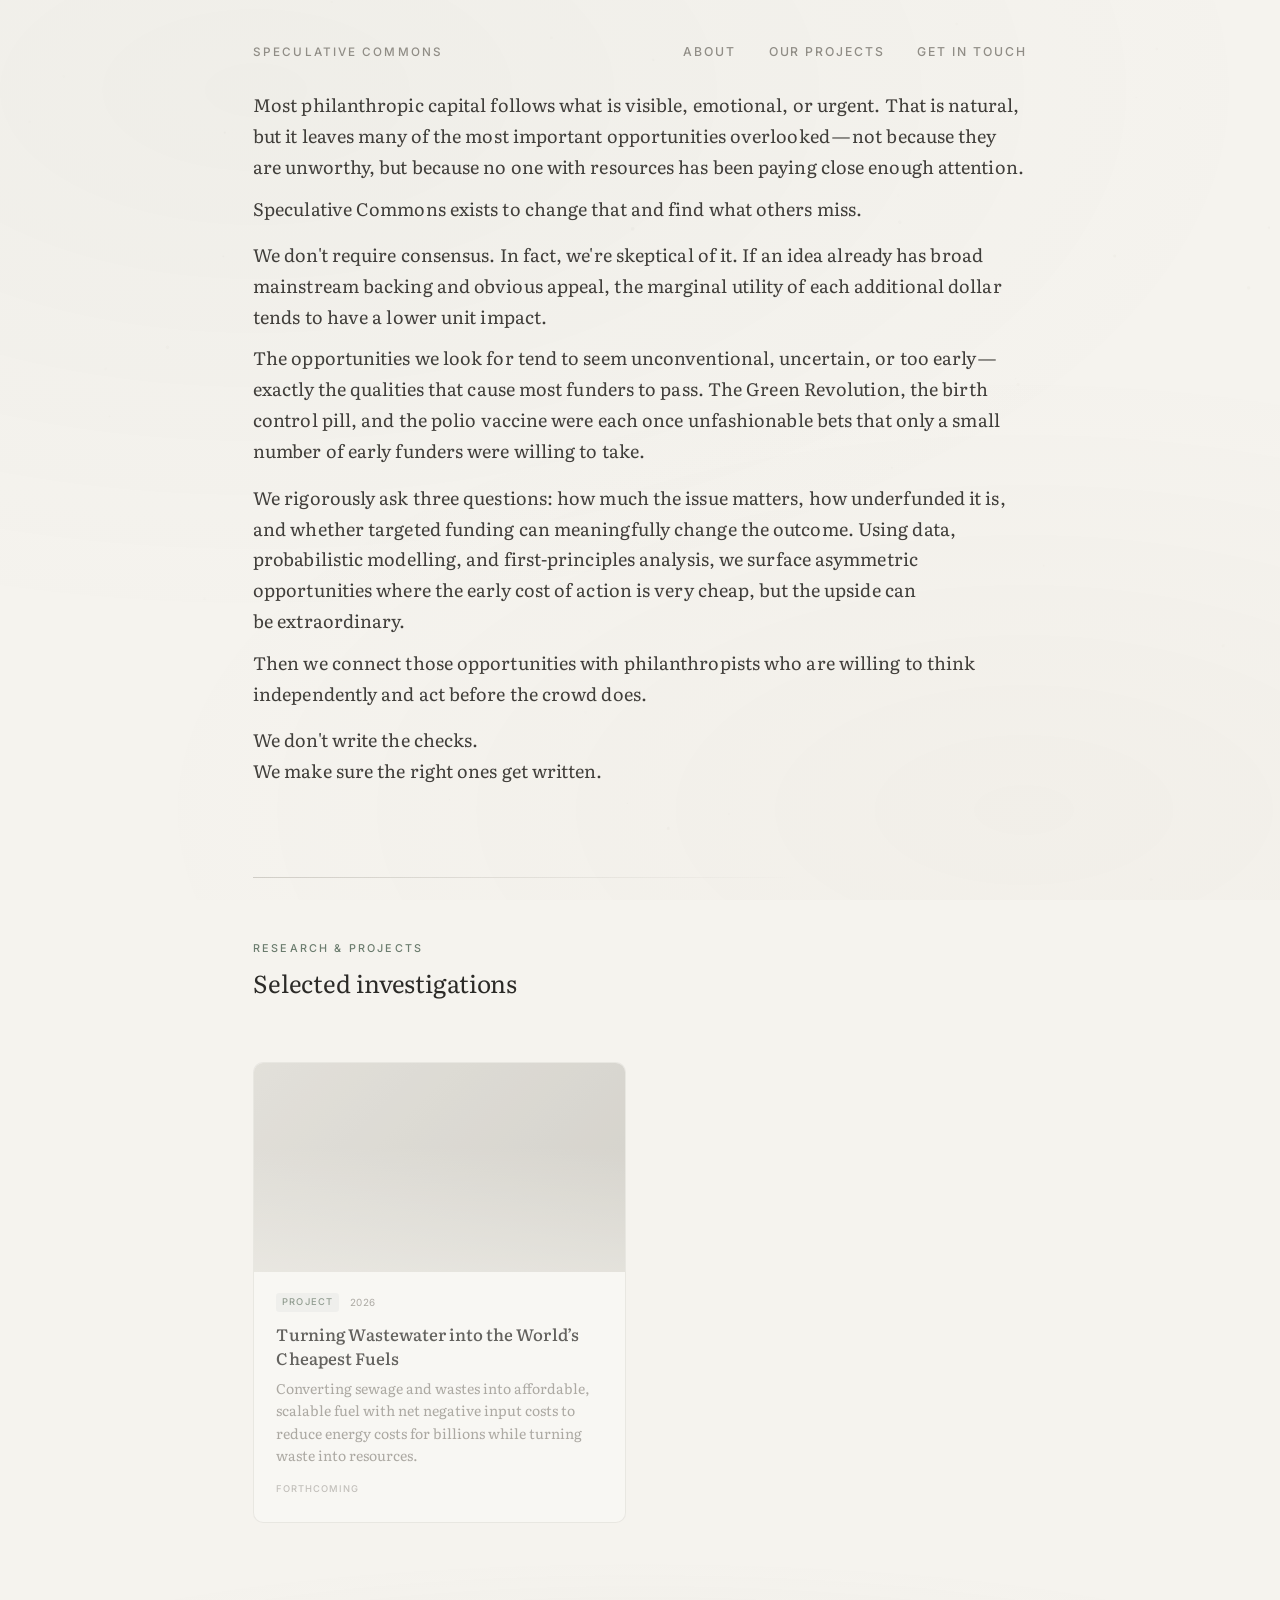
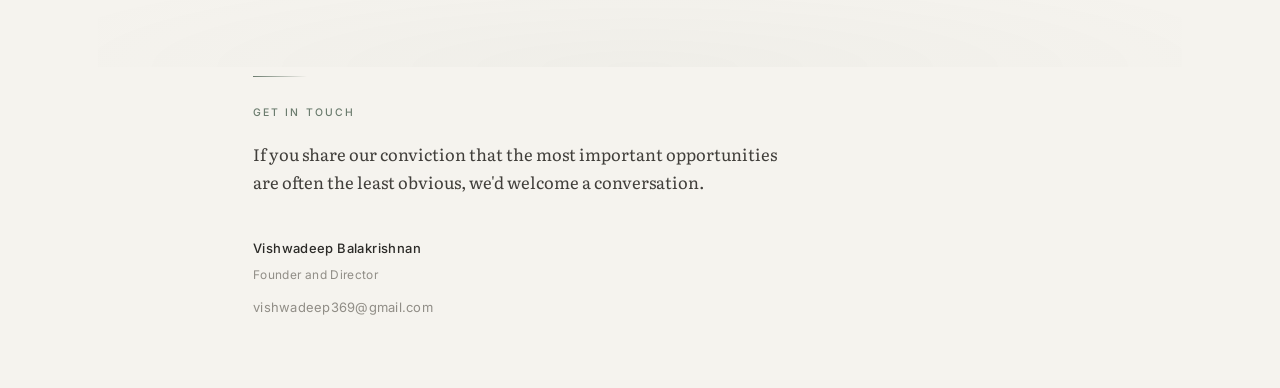
<file: index.html>
<!DOCTYPE html>
<html lang="en">
<head>
  <meta charset="UTF-8">
  <meta name="viewport" content="width=device-width, initial-scale=1.0">
  <title>Speculative Commons</title>
  <meta name="description" content="Speculative Commons finds what others miss — surfacing asymmetric philanthropic opportunities through rigorous analysis and independent thinking.">
  <meta name="theme-color" content="#f5f3ee">
  <link rel="preconnect" href="https://fonts.googleapis.com">
  <link rel="preconnect" href="https://fonts.gstatic.com" crossorigin>
  <link href="https://fonts.googleapis.com/css2?family=Literata:ital,opsz,wght@0,7..72,400;0,7..72,500;0,7..72,600;1,7..72,400;1,7..72,500&family=Inter:wght@400;500&display=swap" rel="stylesheet">
  <link rel="stylesheet" href="css/style.css">
</head>
<body>
  <canvas id="bg-canvas" aria-hidden="true"></canvas>

  <div class="page">
    <header class="header" role="banner">
      <span class="brand">Speculative Commons</span>
      <nav class="nav" role="navigation" aria-label="Primary navigation">
        <a class="nav-item" href="#about">About</a>
        <a class="nav-item" href="#projects">Our Projects</a>
        <a class="nav-item" href="#contact">Get in touch</a>
      </nav>
    </header>

    <main class="main" role="main">
      <article id="about" class="thesis">
        <div class="thesis-section reveal">
          <p>Most philanthropic capital follows what is visible, emotional, or urgent. That is natural, but it leaves many of the most important opportunities overlooked&thinsp;&mdash;&thinsp;not because they are unworthy, but because no one with resources has been paying close enough&nbsp;attention.</p>

          <p>Speculative Commons exists to change that and find what others&nbsp;miss.</p>
        </div>

        <div class="thesis-section reveal">
          <p>We don't require consensus. In fact, we're skeptical of it. If an idea already has broad mainstream backing and obvious appeal, the marginal utility of each additional dollar tends to have a lower unit&nbsp;impact.</p>

          <p>The opportunities we look for tend to seem unconventional, uncertain, or too early&thinsp;&mdash;&thinsp;exactly the qualities that cause most funders to pass. The Green Revolution, the birth control pill, and the polio vaccine were each once unfashionable bets that only a small number of early funders were willing to&nbsp;take.</p>
        </div>

        <div class="thesis-section reveal">
          <p>We rigorously ask three questions: how much the issue matters, how underfunded it is, and whether targeted funding can meaningfully change the outcome. Using data, probabilistic modelling, and first-principles analysis, we surface asymmetric opportunities where the early cost of action is very cheap, but the upside can be&nbsp;extraordinary.</p>

          <p>Then we connect those opportunities with philanthropists who are willing to think independently and act before the crowd&nbsp;does.</p>
        </div>

        <div class="thesis-section reveal">
          <p>We don't write the checks.<br>We make sure the right ones get&nbsp;written.</p>
        </div>
      </article>

      <!-- Projects — rendered from data in main.js -->
      <section id="projects" class="projects reveal" aria-label="Projects">
        <header class="projects-header">
          <span class="projects-label">Research &amp; Projects</span>
          <h2 class="projects-title">Selected investigations</h2>
        </header>
        <div class="projects-grid" id="projects-grid">
          <!-- cards injected by JS -->
        </div>
      </section>
    </main>

    <footer id="contact" class="contact reveal" role="contentinfo">
      <div class="contact-glow" aria-hidden="true"></div>
      <div class="contact-inner">
        <span class="contact-label">Get in touch</span>
        <p class="contact-note">If you share our conviction that the most important opportunities are often the least obvious, we'd welcome a&nbsp;conversation.</p>
        <div class="contact-details">
          <p class="contact-name">Vishwadeep Balakrishnan</p>
          <p class="contact-title">Founder and Director</p>
          <p class="contact-email">
            <a href="mailto:vishwadeep369@gmail.com?subject=Inquiry%20%E2%80%94%20Speculative%20Commons">vishwadeep369@gmail.com</a>
          </p>
        </div>
      </div>
    </footer>
  </div>

  <script src="data/essays.js"></script>
  <script src="js/main.js"></script>
</body>
</html>
</file>
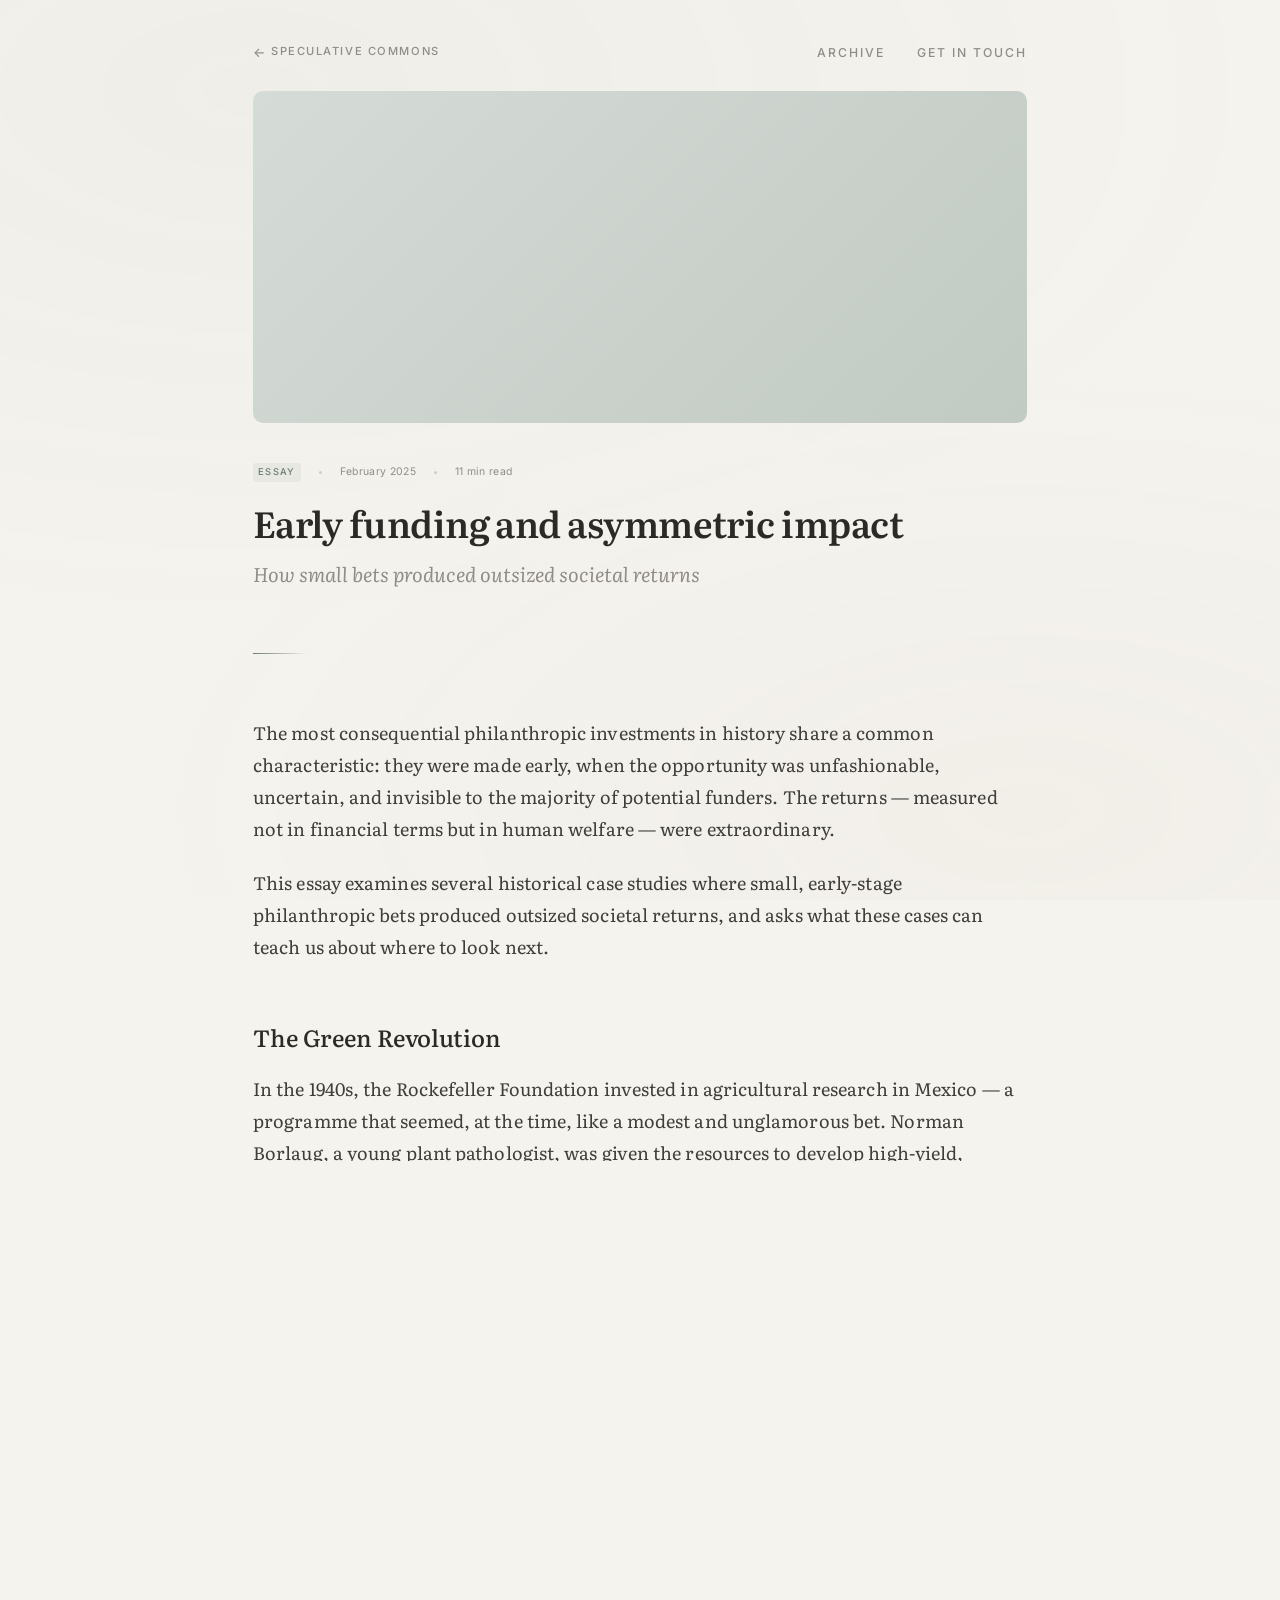
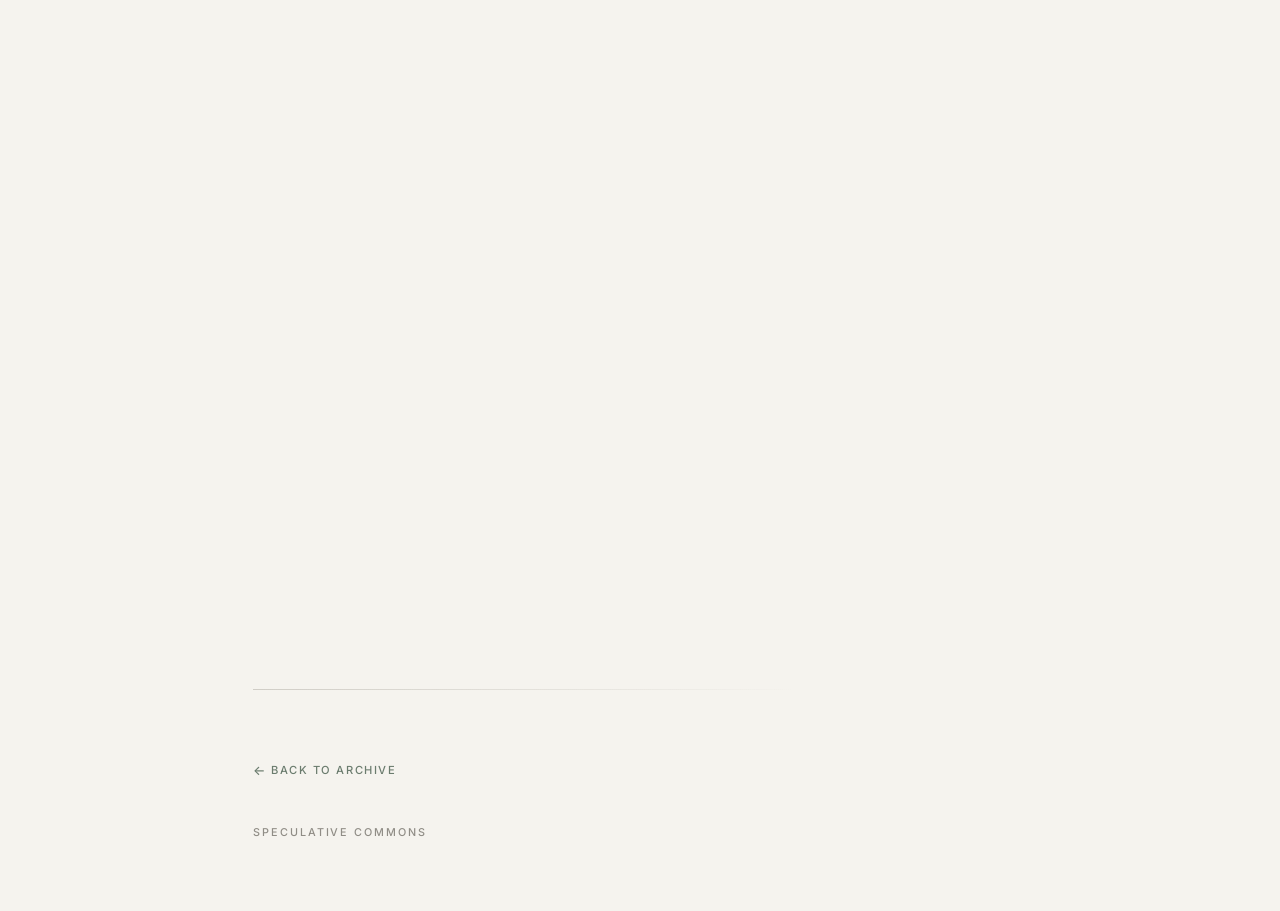
<file: essays/early-funding-and-asymmetric-impact.html>
<!DOCTYPE html>
<html lang="en">
<head>
  <meta charset="UTF-8">
  <meta name="viewport" content="width=device-width, initial-scale=1.0">
  <title>Early funding and asymmetric impact — Speculative Commons</title>
  <meta name="description" content="Examining historical case studies where small, early-stage philanthropic bets produced outsized societal returns.">
  <meta name="theme-color" content="#f5f3ee">
  <link rel="preconnect" href="https://fonts.googleapis.com">
  <link rel="preconnect" href="https://fonts.gstatic.com" crossorigin>
  <link href="https://fonts.googleapis.com/css2?family=Literata:ital,opsz,wght@0,7..72,400;0,7..72,500;0,7..72,600;1,7..72,400;1,7..72,500&family=Inter:wght@400;500&display=swap" rel="stylesheet">
  <link rel="stylesheet" href="../css/style.css">
  <link rel="stylesheet" href="../css/essay.css">
</head>
<body>

  <div class="essay-page">
    <header class="essay-header" role="banner">
      <a href="../index.html" class="back-link">Speculative Commons</a>
      <nav class="nav" role="navigation" aria-label="Essay navigation">
        <a class="nav-item" href="../index.html#projects">Archive</a>
        <a class="nav-item" href="../index.html#contact">Get in touch</a>
      </nav>
    </header>

    <main role="main">
      <article>
        <!-- Hero -->
        <div class="essay-hero">
          <div class="essay-hero-artwork">
            <div class="essay-hero-artwork-inner" style="--cover-from: #d5dbd6; --cover-to: #c2cac4;"></div>
          </div>

          <div class="essay-meta">
            <span class="essay-meta-tag">Essay</span>
            <span class="essay-meta-separator" aria-hidden="true"></span>
            <span class="essay-meta-item">February 2025</span>
            <span class="essay-meta-separator" aria-hidden="true"></span>
            <span class="essay-meta-item">11 min read</span>
          </div>

          <h1 class="essay-title">Early funding and asymmetric impact</h1>
          <p class="essay-subtitle">How small bets produced outsized societal returns</p>
        </div>

        <!-- Essay body -->
        <div class="essay-body">
          <p>The most consequential philanthropic investments in history share a common characteristic: they were made early, when the opportunity was unfashionable, uncertain, and invisible to the majority of potential funders. The returns — measured not in financial terms but in human welfare — were&nbsp;extraordinary.</p>

          <p>This essay examines several historical case studies where small, early-stage philanthropic bets produced outsized societal returns, and asks what these cases can teach us about where to look&nbsp;next.</p>

          <h2>The Green Revolution</h2>

          <p>In the 1940s, the Rockefeller Foundation invested in agricultural research in Mexico — a programme that seemed, at the time, like a modest and unglamorous bet. Norman Borlaug, a young plant pathologist, was given the resources to develop high-yield, disease-resistant wheat&nbsp;varieties.</p>

          <p>The results were transformative. Borlaug's work, and the broader Green Revolution it catalysed, is credited with saving over a billion lives from famine. The initial investment was measured in millions; the impact, in the restructuring of global food&nbsp;systems.</p>

          <p>What made this possible was not the size of the cheque, but its timing. When the Rockefeller Foundation began funding agricultural research in developing countries, few other donors saw the opportunity. The cause was technically complex, geographically distant, and lacked the emotional immediacy that drives most philanthropic&nbsp;giving.</p>

          <h2>The birth control pill</h2>

          <p>Katharine McCormick's funding of hormonal contraceptive research in the 1950s is another striking example. At a time when the scientific establishment had little interest in contraceptive technology, and the social climate made the subject taboo, McCormick provided the critical early funding that enabled Gregory Pincus and his team to develop the oral contraceptive&nbsp;pill.</p>

          <p>The pill transformed the lives of hundreds of millions of women, reshaped family structures, and had cascading effects on women's education, economic participation, and health outcomes worldwide. The total philanthropic investment was modest; the societal return was&nbsp;incalculable.</p>

          <blockquote>
            <p>The common thread in these stories is not brilliance or luck. It is the willingness to fund something important before it becomes obvious to everyone&nbsp;else.</p>
          </blockquote>

          <h2>mRNA vaccine research</h2>

          <p>For decades, mRNA-based therapeutics were considered a scientific curiosity with limited practical application. The research was underfunded, and the few scientists working on the technology — including Katalin Karikó — struggled to obtain grants from mainstream&nbsp;funders.</p>

          <p>Small, early investments from organisations willing to take a long view helped sustain this research through years of neglect. When the COVID-19 pandemic emerged in 2020, mRNA technology became the foundation of the fastest vaccine development programme in human history, saving millions of&nbsp;lives.</p>

          <p>The lesson is stark: the technology that proved most crucial in a global crisis had been available for decades, but was chronically underfunded because it did not fit the conventional funding&nbsp;criteria.</p>

          <h2>The pattern of asymmetric returns</h2>

          <p>These case studies reveal a consistent pattern. The highest-impact philanthropic opportunities tend to&nbsp;be:</p>

          <ul>
            <li><strong>Early-stage</strong> — the intervention is funded before its potential is widely recognised.</li>
            <li><strong>Contrarian</strong> — the opportunity exists precisely because most funders have passed on it.</li>
            <li><strong>Technically complex</strong> — the cause area requires expertise to evaluate, which creates an information barrier that keeps most donors away.</li>
            <li><strong>Systemically important</strong> — the intervention addresses root causes or infrastructure, rather than symptoms.</li>
          </ul>

          <p>The asymmetry is remarkable: a relatively small amount of capital, deployed at the right time and in the right direction, can produce returns that dwarf the investment by orders of&nbsp;magnitude.</p>

          <h2>Implications for today</h2>

          <p>If the pattern holds, then the most impactful philanthropic opportunities available today are probably not the ones receiving the most attention. They are more likely to be found in areas that are technically complex, emotionally uncompelling, and institutionally&nbsp;neglected.</p>

          <p>The challenge for philanthropists is not a shortage of worthy causes — it is a shortage of rigorous frameworks for identifying which causes offer the greatest asymmetric returns. Most donors rely on social proof, institutional reputation, or emotional resonance to guide their giving. These heuristics are not unreasonable, but they systematically miss the opportunities where early funding would matter&nbsp;most.</p>

          <hr>

          <p>History rewards the funders who are willing to act before consensus forms. The Green Revolution, the contraceptive pill, and mRNA vaccines were all funded by donors who saw what others did not — not because they had superior moral instincts, but because they had the analytical discipline to evaluate opportunities on their merits rather than their&nbsp;popularity.</p>

          <p>Speculative Commons exists to apply that same discipline systematically. The question is not whether asymmetric philanthropic opportunities exist today — they almost certainly do. The question is whether we have the rigour and independence to find&nbsp;them.</p>
        </div>

        <!-- Footer -->
        <footer class="essay-footer">
          <a href="../index.html#projects" class="essay-footer-back">Back to archive</a>
          <span class="essay-footer-brand">Speculative Commons</span>
        </footer>
      </article>
    </main>
  </div>

</body>
</html>
</file>
<file: css/style.css>
/* ========================================
   Speculative Commons — Stylesheet
   An editorial manifesto page: warm, modern,
   balanced centered layout, typographically
   uniform.
   ======================================== */

:root {
  --color-bg: #f5f3ee;
  --color-bg-warm: #f0ede5;
  --color-text: #2b2a27;
  --color-text-secondary: #403e3a;
  --color-text-quiet: #908d86;
  --color-rule: #d0cdc6;
  --color-accent: #6b7c6e;
  --color-accent-muted: rgba(107, 124, 110, 0.08);
  --color-card-bg: rgba(255, 255, 255, 0.45);
  --color-card-border: rgba(180, 175, 165, 0.3);
  --color-card-hover: rgba(255, 255, 255, 0.7);

  --font-serif: 'Literata', 'Georgia', 'Times New Roman', serif;
  --font-sans: 'Inter', -apple-system, BlinkMacSystemFont, 'Segoe UI', sans-serif;

  --measure: 43rem;
  --page-inline: max(2.5rem, 8vw);

  --space-xs: 0.35rem;
  --space-s: 0.6rem;
  --space-m: 1rem;
  --space-l: 1.5rem;
  --space-xl: 2.25rem;
  --space-2xl: 3.5rem;
  --space-3xl: 5rem;

  --radius-s: 6px;
  --radius-m: 10px;
}

/* ---- Reset & Base ---- */

*, *::before, *::after {
  margin: 0;
  padding: 0;
  box-sizing: border-box;
}

html {
  font-size: 18px;
  -webkit-font-smoothing: antialiased;
  -moz-osx-font-smoothing: grayscale;
  text-rendering: optimizeLegibility;
  scroll-behavior: smooth;
  scroll-padding-top: 2rem;
}

body {
  font-family: var(--font-serif);
  font-weight: 400;
  line-height: 1.75;
  color: var(--color-text);
  background-color: var(--color-bg);
  position: relative;
  overflow-x: hidden;
}

/* Subtle atmospheric gradient overlay */
body::before {
  content: '';
  position: fixed;
  top: 0;
  left: 0;
  width: 100%;
  height: 100%;
  background:
    radial-gradient(ellipse 80% 60% at 20% 10%, rgba(107, 124, 110, 0.04), transparent),
    radial-gradient(ellipse 70% 50% at 80% 90%, rgba(160, 140, 110, 0.035), transparent);
  pointer-events: none;
  z-index: 0;
}

::selection {
  background: #cbc7bf;
  color: var(--color-text);
}

/* ---- Background Canvas ---- */

#bg-canvas {
  position: fixed;
  top: 0;
  left: 0;
  width: 100%;
  height: 100%;
  z-index: 0;
  pointer-events: none;
  opacity: 0.15;
}

/* ---- Page Shell ---- */

.page {
  position: relative;
  z-index: 1;
  display: flex;
  flex-direction: column;
  min-height: 100vh;
  max-width: calc(var(--measure) + var(--page-inline) * 2);
  margin: 0 auto;
  padding: var(--space-xl) var(--page-inline) var(--space-l);
}

/* ---- Header ---- */

.header {
  display: flex;
  align-items: baseline;
  justify-content: space-between;
  padding-bottom: var(--space-l);
  opacity: 0;
  transform: translateY(4px);
  animation: fadeIn 1s cubic-bezier(0.23, 1, 0.32, 1) 0.15s forwards;
}

.brand {
  font-family: var(--font-sans);
  font-weight: 500;
  font-size: 0.65rem;
  letter-spacing: 0.18em;
  text-transform: uppercase;
  color: var(--color-text-quiet);
}

/* ---- Navigation (editorial metadata style) ---- */

.nav {
  display: flex;
  align-items: baseline;
  gap: 1.8em;
}

.nav-item {
  font-family: var(--font-sans);
  font-weight: 500;
  font-size: 0.68rem;
  letter-spacing: 0.16em;
  text-transform: uppercase;
  color: var(--color-text-quiet);
  text-decoration: none;
  position: relative;
  padding-bottom: 1px;
  transition: color 0.35s ease;
}

.nav-item::after {
  content: '';
  position: absolute;
  left: 0;
  bottom: 0;
  width: 0;
  height: 1px;
  background: var(--color-accent);
  transition: width 0.35s cubic-bezier(0.23, 1, 0.32, 1);
}

.nav-item:hover,
.nav-item:focus {
  color: var(--color-text-secondary);
}

.nav-item:hover::after,
.nav-item:focus::after {
  width: 100%;
}

.nav-item:focus-visible {
  outline: 2px solid var(--color-text-quiet);
  outline-offset: 3px;
  border-radius: 2px;
}

/* ---- Main / Thesis ---- */

.main {
  flex: 1;
}

.thesis {
  max-width: var(--measure);
}

/* Thesis sections for grouped rhythm */
.thesis-section {
  margin-bottom: 0.85rem;
}

.thesis-section:last-child {
  margin-bottom: 0;
}

.thesis-section p {
  font-family: var(--font-serif);
  font-size: 1rem;
  font-weight: 400;
  line-height: 1.72;
  letter-spacing: 0.005em;
  color: var(--color-text-secondary);
  margin-bottom: 0.6em;
}

.thesis-section p:last-child {
  margin-bottom: 0;
}

/* ---- Projects Section ---- */

.projects {
  margin-top: var(--space-3xl);
  padding-top: var(--space-2xl);
  position: relative;
}

.projects::before {
  content: '';
  position: absolute;
  top: 0;
  left: 0;
  right: 0;
  height: 1px;
  background: linear-gradient(90deg, var(--color-rule), transparent 70%);
}

.projects-header {
  margin-bottom: var(--space-2xl);
}

.projects-label {
  display: block;
  font-family: var(--font-sans);
  font-weight: 500;
  font-size: 0.6rem;
  letter-spacing: 0.2em;
  text-transform: uppercase;
  color: var(--color-accent);
  margin-bottom: var(--space-xs);
}

.projects-title {
  font-family: var(--font-serif);
  font-weight: 400;
  font-size: 1.35rem;
  line-height: 1.4;
  letter-spacing: -0.005em;
  color: var(--color-text);
}

/* Projects grid — editorial responsive grid */
.projects-grid {
  display: grid;
  grid-template-columns: repeat(auto-fill, minmax(min(100%, 18rem), 1fr));
  gap: 1.5rem;
}

/* ---- Project Card ---- */

.project-card {
  position: relative;
  background: var(--color-card-bg);
  border: 1px solid var(--color-card-border);
  border-radius: var(--radius-m);
  overflow: hidden;
  transition:
    transform 0.4s cubic-bezier(0.23, 1, 0.32, 1),
    box-shadow 0.4s cubic-bezier(0.23, 1, 0.32, 1),
    background 0.4s ease,
    border-color 0.4s ease;
  display: flex;
  flex-direction: column;
}

.project-card:hover {
  transform: translateY(-3px);
  box-shadow: 0 8px 30px rgba(43, 42, 39, 0.06), 0 2px 8px rgba(43, 42, 39, 0.03);
  background: var(--color-card-hover);
  border-color: rgba(180, 175, 165, 0.45);
}

/* Cover art placeholder */
.project-cover {
  position: relative;
  width: 100%;
  aspect-ratio: 16 / 9;
  overflow: hidden;
}

.project-cover-inner {
  width: 100%;
  height: 100%;
  background: linear-gradient(135deg, var(--cover-from, #e8e5de), var(--cover-to, #d8d4cb));
  transition: transform 0.6s cubic-bezier(0.23, 1, 0.32, 1);
}

.project-card:hover .project-cover-inner {
  transform: scale(1.03);
}

/* Subtle overlay on cover */
.project-cover::after {
  content: '';
  position: absolute;
  inset: 0;
  background: linear-gradient(180deg, transparent 40%, rgba(245, 243, 238, 0.5) 100%);
  pointer-events: none;
}

/* Card body */
.project-body {
  padding: 1.15rem 1.25rem 1.35rem;
  display: flex;
  flex-direction: column;
  flex: 1;
}

.project-meta {
  display: flex;
  align-items: center;
  gap: 0.6em;
  margin-bottom: 0.55rem;
}

.project-tag {
  font-family: var(--font-sans);
  font-weight: 500;
  font-size: 0.52rem;
  letter-spacing: 0.14em;
  text-transform: uppercase;
  color: var(--color-accent);
  background: var(--color-accent-muted);
  padding: 0.2em 0.55em;
  border-radius: 3px;
  line-height: 1.6;
}

.project-year {
  font-family: var(--font-sans);
  font-size: 0.55rem;
  letter-spacing: 0.04em;
  color: var(--color-text-quiet);
}

.project-title {
  font-family: var(--font-serif);
  font-weight: 500;
  font-size: 0.92rem;
  line-height: 1.45;
  letter-spacing: 0.002em;
  color: var(--color-text);
  margin-bottom: 0.4rem;
}

.project-desc {
  font-family: var(--font-serif);
  font-size: 0.78rem;
  line-height: 1.6;
  color: var(--color-text-quiet);
  flex: 1;
}

.project-link {
  display: inline-flex;
  align-items: center;
  gap: 0.35em;
  font-family: var(--font-sans);
  font-weight: 500;
  font-size: 0.58rem;
  letter-spacing: 0.1em;
  text-transform: uppercase;
  color: var(--color-accent);
  text-decoration: none;
  margin-top: 0.8rem;
  transition: color 0.3s ease, gap 0.3s ease;
}

.project-link:hover {
  color: var(--color-text-secondary);
  gap: 0.55em;
}

.project-link::after {
  content: '→';
  font-size: 0.7rem;
  transition: transform 0.3s ease;
}

.project-link:hover::after {
  transform: translateX(2px);
}

.project-link:focus-visible {
  outline: 2px solid var(--color-text-quiet);
  outline-offset: 2px;
  border-radius: 2px;
}

/* Published card — entire card is an <a> link */
a.project-card {
  text-decoration: none;
  color: inherit;
  cursor: pointer;
}

/* In-progress / forthcoming cards — tasteful disabled state */
.project-card--in-progress,
.project-card--forthcoming {
  opacity: 0.72;
  cursor: default;
}

.project-card--in-progress:hover,
.project-card--forthcoming:hover {
  transform: none;
  box-shadow: none;
  background: var(--color-card-bg);
  border-color: var(--color-card-border);
}

.project-card--in-progress .project-cover-inner,
.project-card--forthcoming .project-cover-inner {
  filter: saturate(0.6);
}

/* Status badge for non-published cards */
.project-status {
  display: inline-flex;
  align-items: center;
  font-family: var(--font-sans);
  font-weight: 500;
  font-size: 0.52rem;
  letter-spacing: 0.1em;
  text-transform: uppercase;
  color: var(--color-text-quiet);
  margin-top: 0.8rem;
  opacity: 0.7;
}

/* ---- Contact Section ---- */

.contact {
  margin-top: var(--space-3xl);
  padding: var(--space-2xl) 0 var(--space-xl);
  position: relative;
}

/* Atmospheric glow transition */
.contact-glow {
  position: absolute;
  top: -3rem;
  left: -20%;
  right: -20%;
  height: 6rem;
  background: radial-gradient(ellipse 60% 100% at 50% 100%, rgba(107, 124, 110, 0.04), transparent);
  pointer-events: none;
}

.contact-inner {
  position: relative;
}

.contact-inner::before {
  content: '';
  display: block;
  width: 3rem;
  height: 1px;
  background: linear-gradient(90deg, var(--color-accent), transparent);
  margin-bottom: var(--space-l);
}

.contact-label {
  display: block;
  font-family: var(--font-sans);
  font-weight: 500;
  font-size: 0.58rem;
  letter-spacing: 0.2em;
  text-transform: uppercase;
  color: var(--color-accent);
  margin-bottom: var(--space-m);
}

.contact-note {
  font-family: var(--font-serif);
  font-size: 0.92rem;
  line-height: 1.7;
  color: var(--color-text-secondary);
  max-width: 30rem;
  margin-bottom: var(--space-xl);
}

.contact-details {
  display: flex;
  flex-direction: column;
  gap: 0.2rem;
}

.contact-name {
  font-family: var(--font-sans);
  font-size: 0.72rem;
  font-weight: 500;
  letter-spacing: 0.03em;
  color: var(--color-text);
}

.contact-title {
  font-family: var(--font-sans);
  font-size: 0.66rem;
  font-weight: 400;
  letter-spacing: 0.03em;
  color: var(--color-text-quiet);
  margin-top: 0.15em;
}

.contact-email a {
  font-family: var(--font-sans);
  font-size: 0.72rem;
  letter-spacing: 0.02em;
  color: var(--color-text-quiet);
  text-decoration: none;
  border-bottom: 1px solid transparent;
  transition: color 0.35s ease, border-color 0.35s ease;
  padding-bottom: 1px;
}

.contact-email a:hover,
.contact-email a:focus {
  color: var(--color-accent);
  border-bottom-color: var(--color-accent);
}

.contact-email a:focus-visible {
  outline: 2px solid var(--color-text-quiet);
  outline-offset: 2px;
  border-radius: 2px;
}

/* ---- Scroll-reveal system ---- */

.reveal {
  opacity: 0;
  transform: translateY(10px);
  transition: opacity 0.7s cubic-bezier(0.23, 1, 0.32, 1),
              transform 0.7s cubic-bezier(0.23, 1, 0.32, 1);
}

.reveal.is-visible {
  opacity: 1;
  transform: translateY(0);
}

/* Staggered initial entrance */
.header ~ .main .reveal:nth-child(1) { transition-delay: 0.1s; }
.header ~ .main .reveal:nth-child(2) { transition-delay: 0.22s; }
.header ~ .main .reveal:nth-child(3) { transition-delay: 0.34s; }
.header ~ .main .reveal:nth-child(4) { transition-delay: 0.44s; }

/* ---- Keyframes ---- */

@keyframes fadeIn {
  from {
    opacity: 0;
    transform: translateY(4px);
  }
  to {
    opacity: 1;
    transform: translateY(0);
  }
}

/* ---- Reduced Motion ---- */

@media (prefers-reduced-motion: reduce) {
  *, *::before, *::after {
    animation-duration: 0.01ms !important;
    animation-delay: 0s !important;
    transition-duration: 0.01ms !important;
  }

  .header,
  .reveal {
    opacity: 1;
    transform: none;
  }

  .nav-item::after {
    transition: none;
  }

  .project-card {
    transition: none;
  }

  .project-cover-inner {
    transition: none;
  }

  #bg-canvas {
    display: none;
  }
}

/* ---- Responsive ---- */

@media (max-width: 768px) {
  :root {
    --page-inline: 2.25rem;
  }

  html {
    font-size: 17px;
  }

  .page {
    padding-top: var(--space-l);
  }

  .header {
    padding-bottom: var(--space-m);
  }

  .nav {
    gap: 1.4em;
  }

  .nav-item {
    font-size: 0.62rem;
  }

  .projects {
    margin-top: var(--space-2xl);
  }

  .projects-grid {
    gap: 1.25rem;
  }

  .contact {
    margin-top: var(--space-2xl);
  }
}

@media (max-width: 480px) {
  :root {
    --page-inline: 1.5rem;
  }

  html {
    font-size: 16.5px;
  }

  .page {
    padding-top: 2rem;
  }

  .header {
    flex-direction: column;
    align-items: flex-start;
    gap: 0.55rem;
    padding-bottom: 1.25rem;
  }

  .nav {
    gap: 1.2em;
  }

  .nav-item {
    font-size: 0.58rem;
    letter-spacing: 0.14em;
  }

  .thesis-section {
    margin-bottom: 0.75rem;
  }

  .thesis-section p {
    margin-bottom: 0.5em;
  }

  .projects {
    margin-top: 2rem;
    padding-top: 1.5rem;
  }

  .projects-header {
    margin-bottom: var(--space-l);
  }

  .projects-title {
    font-size: 1.15rem;
  }

  .project-body {
    padding: 0.9rem 1rem 1.1rem;
  }

  .contact {
    margin-top: 2rem;
    padding-top: 1.5rem;
  }
}

/* ---- Print ---- */

@media print {
  #bg-canvas { display: none; }
  body::before { display: none; }
  .page { padding: 0; }
  .header, .reveal { opacity: 1; transform: none; }
  body { background: #fff; color: #000; }
  .nav-item { color: #000; }
  .nav-item::after { display: none; }
  .project-card { break-inside: avoid; }
  .contact-glow { display: none; }
}
</file>
<file: css/essay.css>
/* ========================================
   Speculative Commons — Essay Page Styles
   A refined editorial reading environment
   that inherits the core design language.
   ======================================== */

/* ---- Essay Page Shell ---- */

.essay-page {
  position: relative;
  z-index: 1;
  display: flex;
  flex-direction: column;
  min-height: 100vh;
  max-width: calc(var(--measure) + var(--page-inline) * 2);
  margin: 0 auto;
  padding: var(--space-xl) var(--page-inline) var(--space-l);
}

/* ---- Essay Header ---- */

.essay-header {
  display: flex;
  align-items: baseline;
  justify-content: space-between;
  padding-bottom: var(--space-l);
  opacity: 0;
  transform: translateY(4px);
  animation: fadeIn 1s cubic-bezier(0.23, 1, 0.32, 1) 0.15s forwards;
}

/* ---- Back Navigation ---- */

.back-link {
  display: inline-flex;
  align-items: center;
  gap: 0.4em;
  font-family: var(--font-sans);
  font-weight: 500;
  font-size: 0.62rem;
  letter-spacing: 0.14em;
  text-transform: uppercase;
  color: var(--color-text-quiet);
  text-decoration: none;
  transition: color 0.35s ease, gap 0.35s ease;
}

.back-link::before {
  content: '←';
  font-size: 0.72rem;
  transition: transform 0.3s ease;
}

.back-link:hover,
.back-link:focus {
  color: var(--color-text-secondary);
  gap: 0.55em;
}

.back-link:hover::before {
  transform: translateX(-2px);
}

.back-link:focus-visible {
  outline: 2px solid var(--color-text-quiet);
  outline-offset: 3px;
  border-radius: 2px;
}

/* ---- Essay Hero ---- */

.essay-hero {
  margin-bottom: var(--space-2xl);
  opacity: 0;
  transform: translateY(10px);
  animation: fadeIn 0.8s cubic-bezier(0.23, 1, 0.32, 1) 0.3s forwards;
}

.essay-hero-artwork {
  width: 100%;
  aspect-ratio: 21 / 9;
  border-radius: var(--radius-m);
  overflow: hidden;
  margin-bottom: var(--space-xl);
}

.essay-hero-artwork-inner {
  width: 100%;
  height: 100%;
  background: linear-gradient(135deg, var(--cover-from, #e8e5de), var(--cover-to, #d8d4cb));
}

.essay-hero-artwork img {
  width: 100%;
  height: 100%;
  object-fit: cover;
  display: block;
}

/* ---- Essay Meta Strip ---- */

.essay-meta {
  display: flex;
  align-items: center;
  gap: 1em;
  flex-wrap: wrap;
  margin-bottom: var(--space-m);
}

.essay-meta-tag {
  font-family: var(--font-sans);
  font-weight: 500;
  font-size: 0.52rem;
  letter-spacing: 0.14em;
  text-transform: uppercase;
  color: var(--color-accent);
  background: var(--color-accent-muted);
  padding: 0.2em 0.55em;
  border-radius: 3px;
  line-height: 1.6;
}

.essay-meta-item {
  font-family: var(--font-sans);
  font-size: 0.58rem;
  letter-spacing: 0.03em;
  color: var(--color-text-quiet);
}

.essay-meta-separator {
  width: 3px;
  height: 3px;
  border-radius: 50%;
  background: var(--color-rule);
  flex-shrink: 0;
}

/* ---- Essay Title Block ---- */

.essay-title {
  font-family: var(--font-serif);
  font-weight: 600;
  font-size: 2rem;
  line-height: 1.3;
  letter-spacing: -0.015em;
  color: var(--color-text);
  margin-bottom: 0.35em;
  max-width: var(--measure);
}

.essay-subtitle {
  font-family: var(--font-serif);
  font-weight: 400;
  font-style: italic;
  font-size: 1.1rem;
  line-height: 1.55;
  color: var(--color-text-quiet);
  max-width: 34rem;
}

/* ---- Essay Body ---- */

.essay-body {
  max-width: var(--measure);
  opacity: 0;
  transform: translateY(10px);
  animation: fadeIn 0.8s cubic-bezier(0.23, 1, 0.32, 1) 0.5s forwards;
}

/* Divider between hero and body */
.essay-body::before {
  content: '';
  display: block;
  width: 3rem;
  height: 1px;
  background: linear-gradient(90deg, var(--color-accent), transparent);
  margin-bottom: var(--space-2xl);
}

/* ---- Essay Typography ---- */

.essay-body p {
  font-family: var(--font-serif);
  font-size: 1rem;
  font-weight: 400;
  line-height: 1.78;
  letter-spacing: 0.005em;
  color: var(--color-text-secondary);
  margin-bottom: 1.2em;
}

.essay-body p:last-child {
  margin-bottom: 0;
}

.essay-body h2 {
  font-family: var(--font-serif);
  font-weight: 500;
  font-size: 1.3rem;
  line-height: 1.4;
  letter-spacing: -0.005em;
  color: var(--color-text);
  margin-top: 2.5em;
  margin-bottom: 0.8em;
}

.essay-body h3 {
  font-family: var(--font-serif);
  font-weight: 500;
  font-size: 1.05rem;
  line-height: 1.45;
  color: var(--color-text);
  margin-top: 2em;
  margin-bottom: 0.6em;
}

.essay-body blockquote {
  margin: 1.8em 0;
  padding-left: 1.5em;
  border-left: 2px solid var(--color-rule);
}

.essay-body blockquote p {
  font-style: italic;
  color: var(--color-text-quiet);
  font-size: 0.95rem;
}

.essay-body ul,
.essay-body ol {
  margin-bottom: 1.2em;
  padding-left: 1.5em;
}

.essay-body li {
  font-family: var(--font-serif);
  font-size: 1rem;
  line-height: 1.75;
  color: var(--color-text-secondary);
  margin-bottom: 0.4em;
}

.essay-body strong {
  font-weight: 600;
  color: var(--color-text);
}

.essay-body em {
  font-style: italic;
}

.essay-body a {
  color: var(--color-accent);
  text-decoration: none;
  border-bottom: 1px solid rgba(107, 124, 110, 0.3);
  transition: color 0.3s ease, border-color 0.3s ease;
}

.essay-body a:hover,
.essay-body a:focus {
  color: var(--color-text-secondary);
  border-bottom-color: var(--color-text-secondary);
}

.essay-body a:focus-visible {
  outline: 2px solid var(--color-text-quiet);
  outline-offset: 2px;
  border-radius: 2px;
}

.essay-body hr {
  border: none;
  height: 1px;
  background: linear-gradient(90deg, var(--color-rule), transparent 70%);
  margin: 2.5em 0;
}

/* ---- Essay Footer ---- */

.essay-footer {
  margin-top: var(--space-3xl);
  padding-top: var(--space-2xl);
  padding-bottom: var(--space-xl);
  position: relative;
  opacity: 0;
  transform: translateY(10px);
  animation: fadeIn 0.8s cubic-bezier(0.23, 1, 0.32, 1) 0.7s forwards;
}

.essay-footer::before {
  content: '';
  position: absolute;
  top: 0;
  left: 0;
  right: 0;
  height: 1px;
  background: linear-gradient(90deg, var(--color-rule), transparent 70%);
}

.essay-footer-back {
  display: inline-flex;
  align-items: center;
  gap: 0.4em;
  font-family: var(--font-sans);
  font-weight: 500;
  font-size: 0.62rem;
  letter-spacing: 0.14em;
  text-transform: uppercase;
  color: var(--color-accent);
  text-decoration: none;
  transition: color 0.35s ease, gap 0.35s ease;
}

.essay-footer-back::before {
  content: '←';
  font-size: 0.72rem;
  transition: transform 0.3s ease;
}

.essay-footer-back:hover,
.essay-footer-back:focus {
  color: var(--color-text-secondary);
  gap: 0.55em;
}

.essay-footer-back:hover::before {
  transform: translateX(-2px);
}

.essay-footer-back:focus-visible {
  outline: 2px solid var(--color-text-quiet);
  outline-offset: 3px;
  border-radius: 2px;
}

.essay-footer-brand {
  display: block;
  font-family: var(--font-sans);
  font-weight: 500;
  font-size: 0.6rem;
  letter-spacing: 0.18em;
  text-transform: uppercase;
  color: var(--color-text-quiet);
  margin-top: var(--space-xl);
}

/* ---- Responsive — Essay ---- */

@media (max-width: 768px) {
  .essay-page {
    padding-top: var(--space-l);
  }

  .essay-header {
    padding-bottom: var(--space-m);
  }

  .essay-title {
    font-size: 1.6rem;
  }

  .essay-subtitle {
    font-size: 0.95rem;
  }

  .essay-hero-artwork {
    aspect-ratio: 16 / 9;
  }
}

@media (max-width: 480px) {
  .essay-page {
    padding-top: 2rem;
  }

  .essay-header {
    flex-direction: column;
    align-items: flex-start;
    gap: 0.55rem;
    padding-bottom: 1.25rem;
  }

  .essay-title {
    font-size: 1.35rem;
  }

  .essay-subtitle {
    font-size: 0.88rem;
  }

  .essay-hero {
    margin-bottom: var(--space-xl);
  }

  .essay-hero-artwork {
    aspect-ratio: 16 / 10;
    margin-bottom: var(--space-l);
  }

  .essay-meta {
    gap: 0.7em;
  }

  .essay-footer {
    margin-top: var(--space-2xl);
    padding-top: var(--space-xl);
  }
}

/* ---- Print — Essay ---- */

@media print {
  .essay-header,
  .essay-hero,
  .essay-body,
  .essay-footer {
    opacity: 1;
    transform: none;
  }

  .essay-hero-artwork {
    break-inside: avoid;
  }
}
</file>
